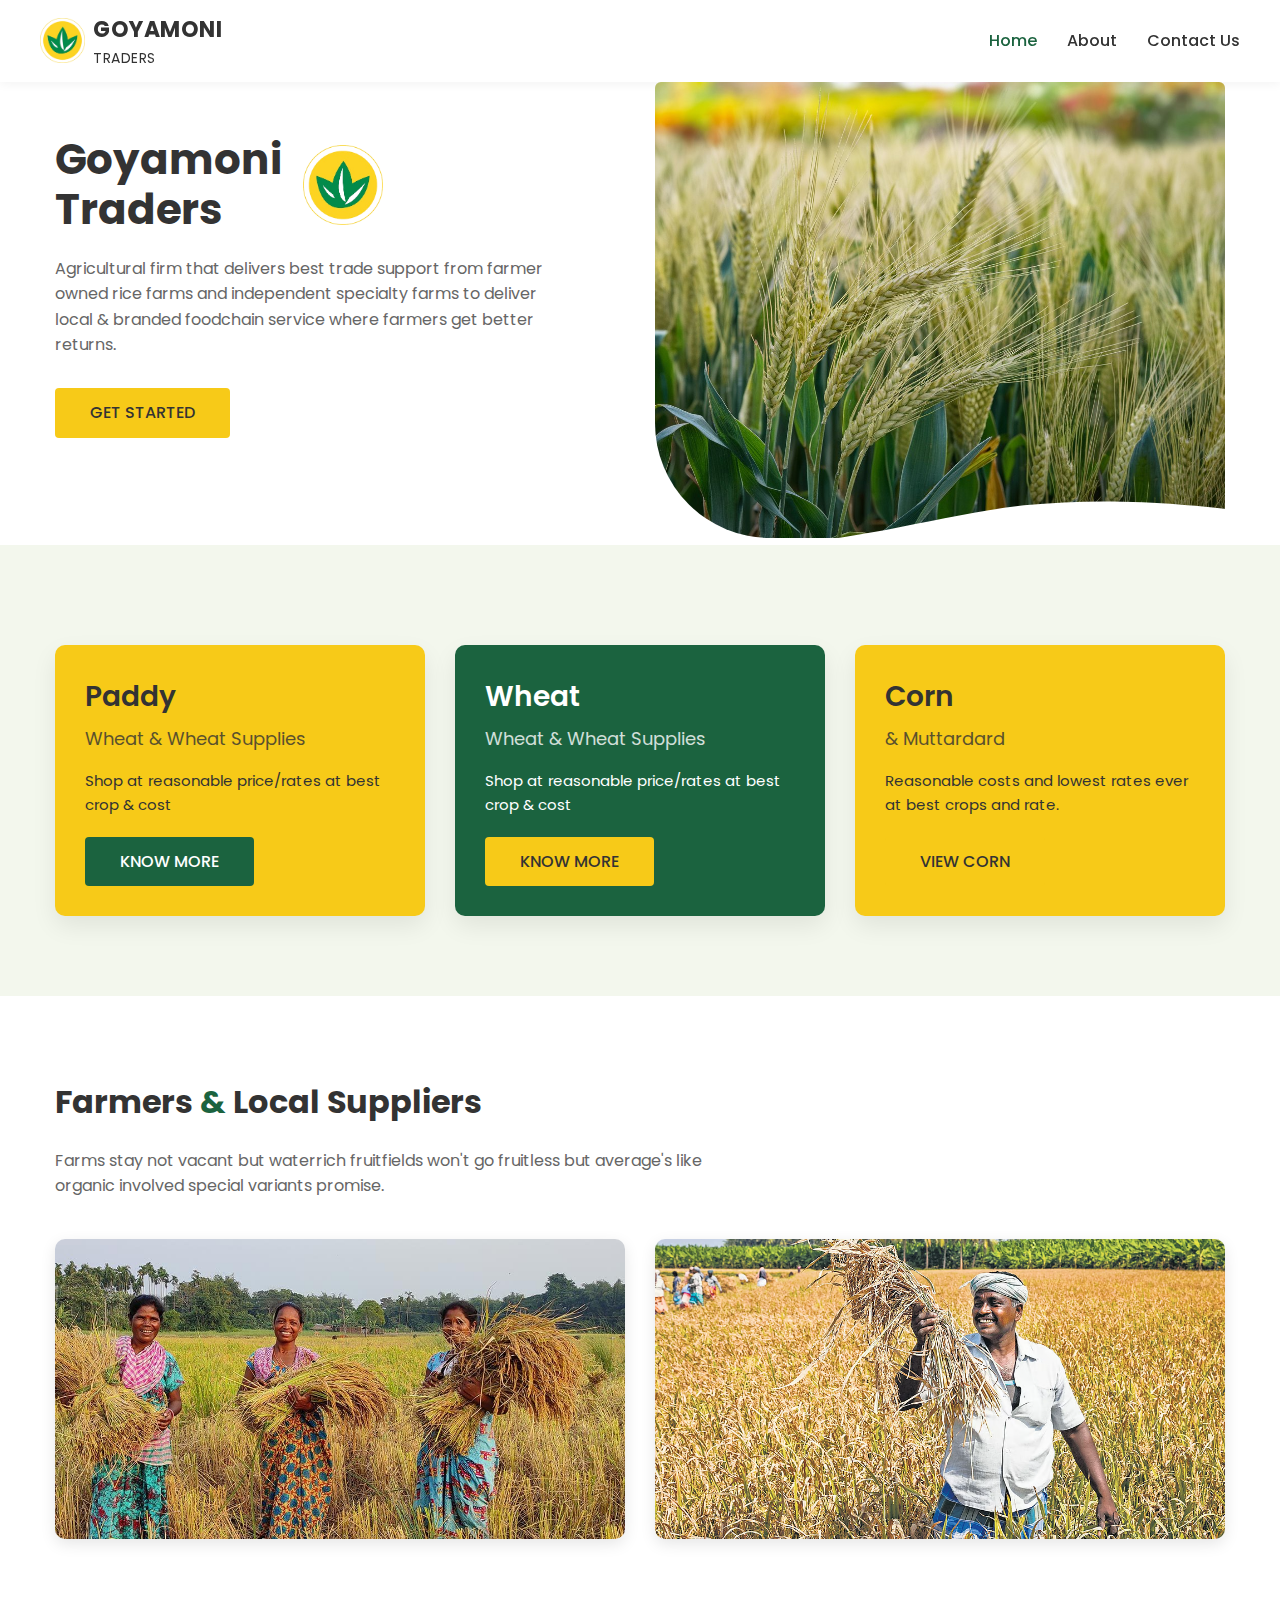
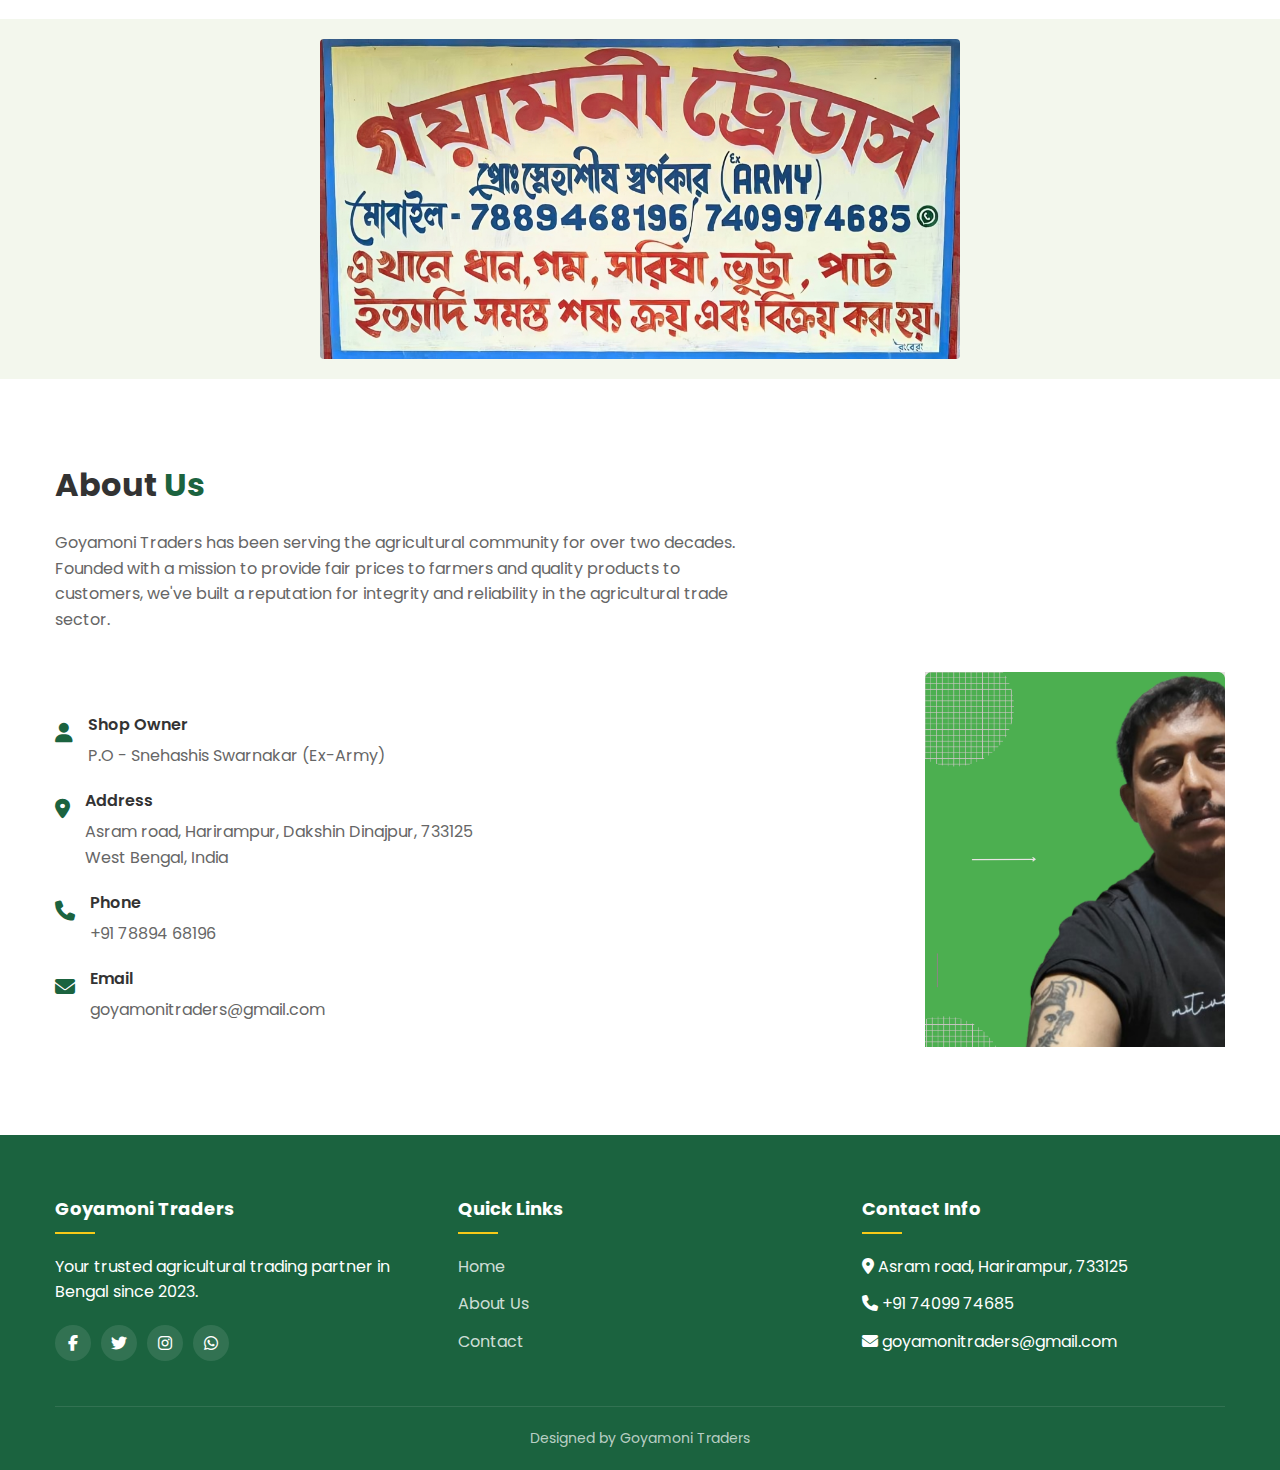
<file: index.html>
<!DOCTYPE html>
<html lang="en">
<head>
    <meta charset="UTF-8">
    <meta name="viewport" content="width=device-width, initial-scale=1.0">
    <title>Goyamoni Traders - Snehashis Swarnakar</title>
    <meta name="description" content="Snehashis Swarnakar is an ex-army professional and the founder of Goyamoni Traders, a trusted name in the stock trading business of paddy, wheat, corn, and other agricultural commodities.">
   
    <meta name="keywords" content="Snehashis Swarnakar, Goyamoni Traders, ex-army businessman, paddy wheat corn trader, grain stockist Harirampur, agricultural stock business, Snehashis Goyamoni, Snehashis Swarnakar Harirampur, Snehashis Swarnakar army, Goyamoni grain supplier, Bengal grain stockist, agri trader Harirampur, Snehashis Swarnakar entrepreneur, Goyamoni Traders Bengal, wholesale grain trader India">
<meta property="og:type" content="business.business">
<meta property="og:title" content="Goyamoni Traders - Grain & Agricultural Stock Supplier">
<meta property="og:description" content="Ex-army officer Snehashis Swarnakar now leads Goyamoni Traders, a trusted name in agricultural stock business in India.">
<meta property="og:image" content="https://goyamoni-traders.vercel.app/img/logo.png">
<meta property="og:url" content="https://goyamoni-traders.vercel.app/">



    <meta name="author" content="Snehashis Swarnakar">
    <link href="https://fonts.googleapis.com/css2?family=Poppins:wght@300;400;500;600;700&display=swap" rel="stylesheet">
    <link rel="stylesheet" href="https://cdnjs.cloudflare.com/ajax/libs/font-awesome/6.2.0/css/all.min.css">

    <link rel="icon" type="image/png" sizes="32x32" href="./img/fev/favicon-32x32.png">
<link rel="icon" type="image/png" sizes="16x16" href="img/fev/favicon-16x16.png">
<link rel="apple-touch-icon" sizes="180x180" href="./img/fev/favicon-192x192.png">
<link rel="icon" href="img/fev/favicon-16x16.png" type="image/png">
<link rel="manifest" href="./img/fev/site.webmanifest">
<link rel="stylesheet" href="./style.css">

<script type="application/ld+json">
    {
      "@context": "https://schema.org",
      "@type": "LocalBusiness",
      "name": "Goyamoni Traders",
      "alternateName": "Snehashis Swarnakar",
      "image": "https://yourdomain.com/logo.png",
      "url": "https://yourdomain.com",
      "telephone": "+91-7889468196",
      "address": {
        "@type": "PostalAddress",
        "streetAddress": "Asram Road, Harirampur, 733125",
        "addressLocality": "Harirampur",
        "addressRegion": "West Bengal",
        "postalCode": "733125",
        "addressCountry": "IN"
      },
      "description": "Founded by ex-army officer Snehashis Swarnakar, Goyamoni Traders is a trusted agricultural commodities business based in Harirampur, West Bengal. Specializing in bulk supply of paddy, wheat, corn, and other grains, we connect directly with mill owners, wholesalers, and distributors across India.",
      "areaServed": "India",
      "founder": {
        "@type": "Person",
        "name": "Snehashis Swarnakar",
        "description": "Snehashis Swarnakar is a former Indian Army officer turned agripreneur. As the Founder and Director of Goyamoni Traders, he leads one of the region’s emerging agricultural trading companies, focusing on quality grain supply and rural economic empowerment.",
        "jobTitle": "Founder & Director",
        "sameAs": [
          "https://www.facebook.com/goyamonitraders",
          "https://www.instagram.com/goyamonitraders"
        ]
      },
      "contactPoint": {
        "@type": "ContactPoint",
        "telephone": "+91-7889468196",
        "contactType": "Customer Service",
        "availableLanguage": ["en", "hi", "bn"]
      },
      "sameAs": [
        "https://www.facebook.com/goyamonitraders",
        "https://www.instagram.com/goyamonitraders"
      ]
      
    }
    {
        "@context": "https://schema.org",
        "@type": "WebSite",
        "url": "https://goyamoni-traders.vercel.app",
        "name": "Goyamoni Traders",
        "description": "Goyamoni Traders is a local agricultural commodities trading business that deals in paddy, wheat, corn, and other grains. Founded by Snehashis Swarnakar, we are committed to providing quality products and fair prices.",
        "publisher": {
          "@type": "Organization",
          "logo": {
            "@type": "ImageObject",
            "url": "https://goyamoni-traders.vercel.app/fev/favicon-32x32.png",
          }
        }
      }
    </script>

    <script type="application/ld+json">
        {
          "@context": "https://schema.org",
          "@type": "FAQPage",
          "mainEntity": [
            {
              "@type": "Question",
              "name": "Who is Snehashis Swarnakar?",
              "acceptedAnswer": {
                "@type": "Answer",
                "text": "Snehashis Swarnakar is a former Indian Army officer turned entrepreneur. He is the founder and director of Goyamoni Traders, a grain trading business based in Harirampur, West Bengal."
              }
            },
            {
              "@type": "Question",
              "name": "What is Goyamoni Traders?",
              "acceptedAnswer": {
                "@type": "Answer",
                "text": "Goyamoni Traders is a local agricultural commodities trading business that deals in paddy, wheat, corn, and other grains. It was founded by Snehashis Swarnakar and operates out of Harirampur, West Bengal, India."
              }
            },
            {
                "@type": "Question",
                "name": "Goyamoni Traders",
                "acceptedAnswer": {
                  "@type": "Answer",
                  "text": "Goyamoni Traders is a local agricultural commodities trading business that deals in paddy, wheat, corn, and other grains. It was founded by Snehashis Swarnakar and operates out of Harirampur, West Bengal, India."
                }
              },
            {
              "@type": "Question",
              "name": "What does Snehashis Swarnakar do?",
              "acceptedAnswer": {
                "@type": "Answer",
                "text": "Snehashis Swarnakar is an agripreneur managing the operations of Goyamoni Traders, ensuring quality grain supply to mill owners, wholesalers, and distributors across India."
              }
            },
            {
              "@type": "Question",
              "name": "Where is Goyamoni Traders located?",
              "acceptedAnswer": {
                "@type": "Answer",
                "text": "Goyamoni Traders is located on Asram Road, Harirampur, West Bengal, with the postal code 733125."
              }
            },
            {
              "@type": "Question",
              "name": "What does Goyamoni Traders specialize in?",
              "acceptedAnswer": {
                "@type": "Answer",
                "text": "Goyamoni Traders specializes in trading agricultural commodities, particularly grains such as paddy, wheat, corn, and more."
              }
            },
            {
              "@type": "Question",
              "name": "How can I contact Goyamoni Traders?",
              "acceptedAnswer": {
                "@type": "Answer",
                "text": "You can contact Goyamoni Traders at +91-7889468196 or through their official social media pages on Facebook and Instagram."
              }
            },
            {
              "@type": "Question",
              "name": "Is Snehashis Swarnakar active on social media?",
              "acceptedAnswer": {
                "@type": "Answer",
                "text": "Yes, Snehashis Swarnakar manages Goyamoni Traders’ social media presence on Facebook and Instagram under the handle @goyamonitraders."
              }
            }
          ]
        }
        </script>
</head>

<body>
    <!-- Top Bar -->

    <!-- Header -->
    <header class="header">
        <div class="container header-container" >
            <div class="logo">
                <img src="./img/logo.png" alt="Goyamoni Traders" loading="lazy">
                <div class="logo-text">GOYAMONI<br><span>TRADERS</span></div>
            </div>
            <div>
                <button class="mobile-nav-toggle" id="mobile-toggle">
                    <i class="fas fa-bars"></i>
                </button>
            </div>

           

            <nav>
                <ul class="nav-menu" id="nav-menu">
                    <li class="nav-item"><a href="#home" class="nav-link active">Home</a></li>
                    <li class="nav-item"><a href="#about" class="nav-link">About</a></li>
                    <li class="nav-item"><a href="#contact" class="nav-link">Contact Us</a></li>
                </ul>
            </nav>
        </div>
    </header>

    <!-- Hero Section -->
    <section class="hero">
        <!-- <div class="curved-bg"></div> -->
        <div class="container hero-container" id="home">
            <div class="hero-content"> <br> 
                <div style="display: flex; align-items: center; gap: 20px;">
                    <h1 class="hero-title">Goyamoni<br>Traders</h1>
                    <img src="./img/logo.png" alt="Snehashis Swarnakar" loading="lazy" class="hero-logo">
                </div>
                <p class="hero-subtitle">
                    Agricultural firm that delivers best trade support from farmer owned 
                    rice farms and independent specialty farms to deliver local & branded
                    foodchain service where farmers get better returns.
                </p>
                <a href="#img" class="btn">GET STARTED</a>
            </div>
            <div class="hero-image">
                <img src="./img/3.jpeg" alt="goyamoni traders" style="max-width: 100%;" loading="lazy">
            </div>
        </div>
        <!-- Wave shape at bottom -->
        <svg class="wave-svg" xmlns="http://www.w3.org/2000/svg" viewBox="0 0 1440 100" preserveAspectRatio="none">
            <path fill="#ffffff" fill-opacity="1" d="M0,32L48,42.7C96,53,192,75,288,74.7C384,75,480,53,576,58.7C672,64,768,96,864,96C960,96,1056,64,1152,53.3C1248,43,1344,53,1392,58.7L1440,64L1440,120L1392,120C1344,120,1248,120,1152,120C1056,120,960,120,864,120C768,120,672,120,576,120C480,120,384,120,288,120C192,120,96,120,48,120L0,120Z"></path>
        </svg>
    </section>

    <!-- Product Cards Section -->
    <section class="products">
        <div class="container">
            <div class="product-cards">
                <div class="product-card">
                    <div class="product-content">
                        <h3 class="card-title">Paddy</h3>
                        <p class="card-subtitle">Wheat & Wheat Supplies</p>
                        <p class="card-text">Shop at reasonable price/rates at best crop & cost</p>
                        <a href="https://www.commodityonline.com/mandiprices" target="_blank" class="btn btn-green">KNOW MORE</a>
                    </div>
                </div>

                <div class="product-card">
                    <div class="product-content">
                        <h3 class="card-title">Wheat</h3>
                        <p class="card-subtitle">Wheat & Wheat Supplies</p>
                        <p class="card-text">Shop at reasonable price/rates at best crop & cost</p>
                        <a href="https://www.commodityonline.com/mandiprices" class="btn" target="_blank">KNOW MORE</a>
                    </div>
                </div>

                <div class="product-card">
                    <div class="product-content">
                        <h3 class="card-title">Corn</h3>
                        <p class="card-subtitle">& Muttardard</p>
                        <p class="card-text">Reasonable costs and lowest rates ever at best crops and rate.</p>
                        <a href="https://www.commodityonline.com/mandiprices" class="btn" target="_blank">VIEW CORN</a>
                    </div>
                </div>
            </div>
        </div>
    </section>

    <!-- Farmers & Local Suppliers Section -->
    <section class="farmers">
        <div class="container">
            <h2 class="section-title">Farmers <span>&</span> Local Suppliers</h2>
            <p class="section-text">
                Farms stay not vacant but waterrich fruitfields won't go fruitless but average's
                like organic involved special variants promise.
            </p>
            <div class="farmers-gallery">
                <img src="./img/woman.jpg" alt="Snehashis Swarnakar" class="gallery-img" loading="lazy">
                <img src="./img/man2.avif" alt="Snehashis Swarnakar" class="gallery-img" loading="lazy">
            </div>
        </div>
    </section>

    <section>
        <div style="display: flex; justify-content: center;" id="img">
            <img src="./img/img.png" alt="goyamoni traders" class="img-fluid" style="width: 50%; height: auto; margin: 20px; border-radius: 4px;" loading="lazy">
        </div>
    </section>


    <!-- About & Contact Section -->
    <section class="about-contact"  id="about">
        <div class="container">
            <h2 class="section-title">About <span>Us</span></h2>
            <p class="section-text">
                Goyamoni Traders has been serving the agricultural community for over two decades. 
                Founded with a mission to provide fair prices to farmers and quality products to customers, 
                we've built a reputation for integrity and reliability in the agricultural trade sector.
            </p>
            
            
          <div style="display: flex; justify-content: space-between;" class="about-contact-content">
            <div>
                <div class="contact-info" id="contact">
                    <div class="contact-item">
                        <div class="contact-icon">
                            <i class="fas fa-user"></i>
                        </div>
                        <div class="contact-text">
                            <h4>Shop Owner</h4>
                            <p>P.O - Snehashis Swarnakar (Ex-Army)</p>
                        </div>
                    </div>
                    
                    <div class="contact-item">
                        <div class="contact-icon">
                            <i class="fas fa-map-marker-alt"></i>
                        </div>
                        <div class="contact-text">
                            <h4>Address</h4>
                            <p>Asram road, Harirampur, Dakshin Dinajpur, 733125 <br>
    
                                West Bengal, India</p>
                        </div>
                    </div>
                    
                    <div class="contact-item">
                        <div class="contact-icon">
                            <i class="fas fa-phone"></i>
                        </div>
                        <div class="contact-text">
                            <h4>Phone</h4>
                            <p>+91 78894 68196</p>
                            <!-- <p>+91 74099 74685 </p> -->
                        </div>
                    </div>
                    
                    <div class="contact-item">
                        <div class="contact-icon">
                            <i class="fas fa-envelope"></i>
                        </div>
                        <div class="contact-text">
                            <h4>Email</h4>
                            <p>goyamonitraders@gmail.com</p>
                        </div>
                    </div>
                </div>
            </div>
            <div>
                <div>
                    <img src="./img/user2.png" alt="snehashis swarnakar" class="about-img" loading="lazy" style="width:300px">
                </div>
            </div>
          </div>
        </div>
    </section>

    <!-- Footer -->
    <footer>
        <div class="container">
            <div class="footer-container">
                <div class="footer-col">
                    <h3 class="footer-title">Goyamoni Traders</h3>
                    <p>Your trusted agricultural trading partner in Bengal since 2023.</p>
                    <div class="social-links">
                        <a href="#"><i class="fab fa-facebook-f"></i></a>
                        <a href="#"><i class="fab fa-twitter"></i></a>
                        <a href="#"><i class="fab fa-instagram"></i></a>
                        <a href="#"><i class="fab fa-whatsapp"></i></a>
                    </div>
                </div>
                
                <div class="footer-col">
                    <h3 class="footer-title">Quick Links</h3>
                    <ul class="footer-links">
                        <li><a href="#home">Home</a></li>
                        <li><a href="#about">About Us</a></li>
                        <li><a href="#contact">Contact</a></li>
                    </ul>
                </div>
                
                <div class="footer-col">
                    <h3 class="footer-title">Contact Info</h3>
                    <ul class="footer-links">
                        <li><i class="fas fa-map-marker-alt"></i> Asram road, Harirampur, 733125 </li>
                        <li><i class="fas fa-phone"></i> +91 74099 74685 </li>
                        <li><i class="fas fa-envelope"></i>  goyamonitraders@gmail.com</li>
                    </ul>
                </div>
            </div>
            
            <div class="footer-bottom">
                <p>Designed by Goyamoni Traders</p>
            </div>
        </div>
    </footer>

    <script>
        // Mobile navigation toggle
        document.addEventListener('DOMContentLoaded', function() {
            const mobileToggle = document.getElementById('mobile-toggle');
            const navMenu = document.getElementById('nav-menu');
            
            mobileToggle.addEventListener('click', function() {
                navMenu.classList.toggle('active');
                const icon = mobileToggle.querySelector('i');
                
                if (navMenu.classList.contains('active')) {
                    icon.classList.remove('fa-bars');
                    icon.classList.add('fa-times');
                } else {
                    icon.classList.remove('fa-times');
                    icon.classList.add('fa-bars');
                }
            });
            
            // Smooth scrolling for links
            document.querySelectorAll('a[href^="#"]').forEach(anchor => {
                anchor.addEventListener('click', function(e) {
                    e.preventDefault();
                    
                    if (navMenu.classList.contains('active')) {
                        navMenu.classList.remove('active');
                        const icon = mobileToggle.querySelector('i');
                        icon.classList.remove('fa-times');
                        icon.classList.add('fa-bars');
                    }
                    
                    const targetId = this.getAttribute('href');
                    if (targetId === '#') return;
                    
                    const targetSection = document.querySelector(targetId);
                    if (targetSection) {
                        targetSection.scrollIntoView({
                            behavior: 'smooth'
                        });
                    }
                });
            });
        });
    </script>
</body>
</html>
</file>
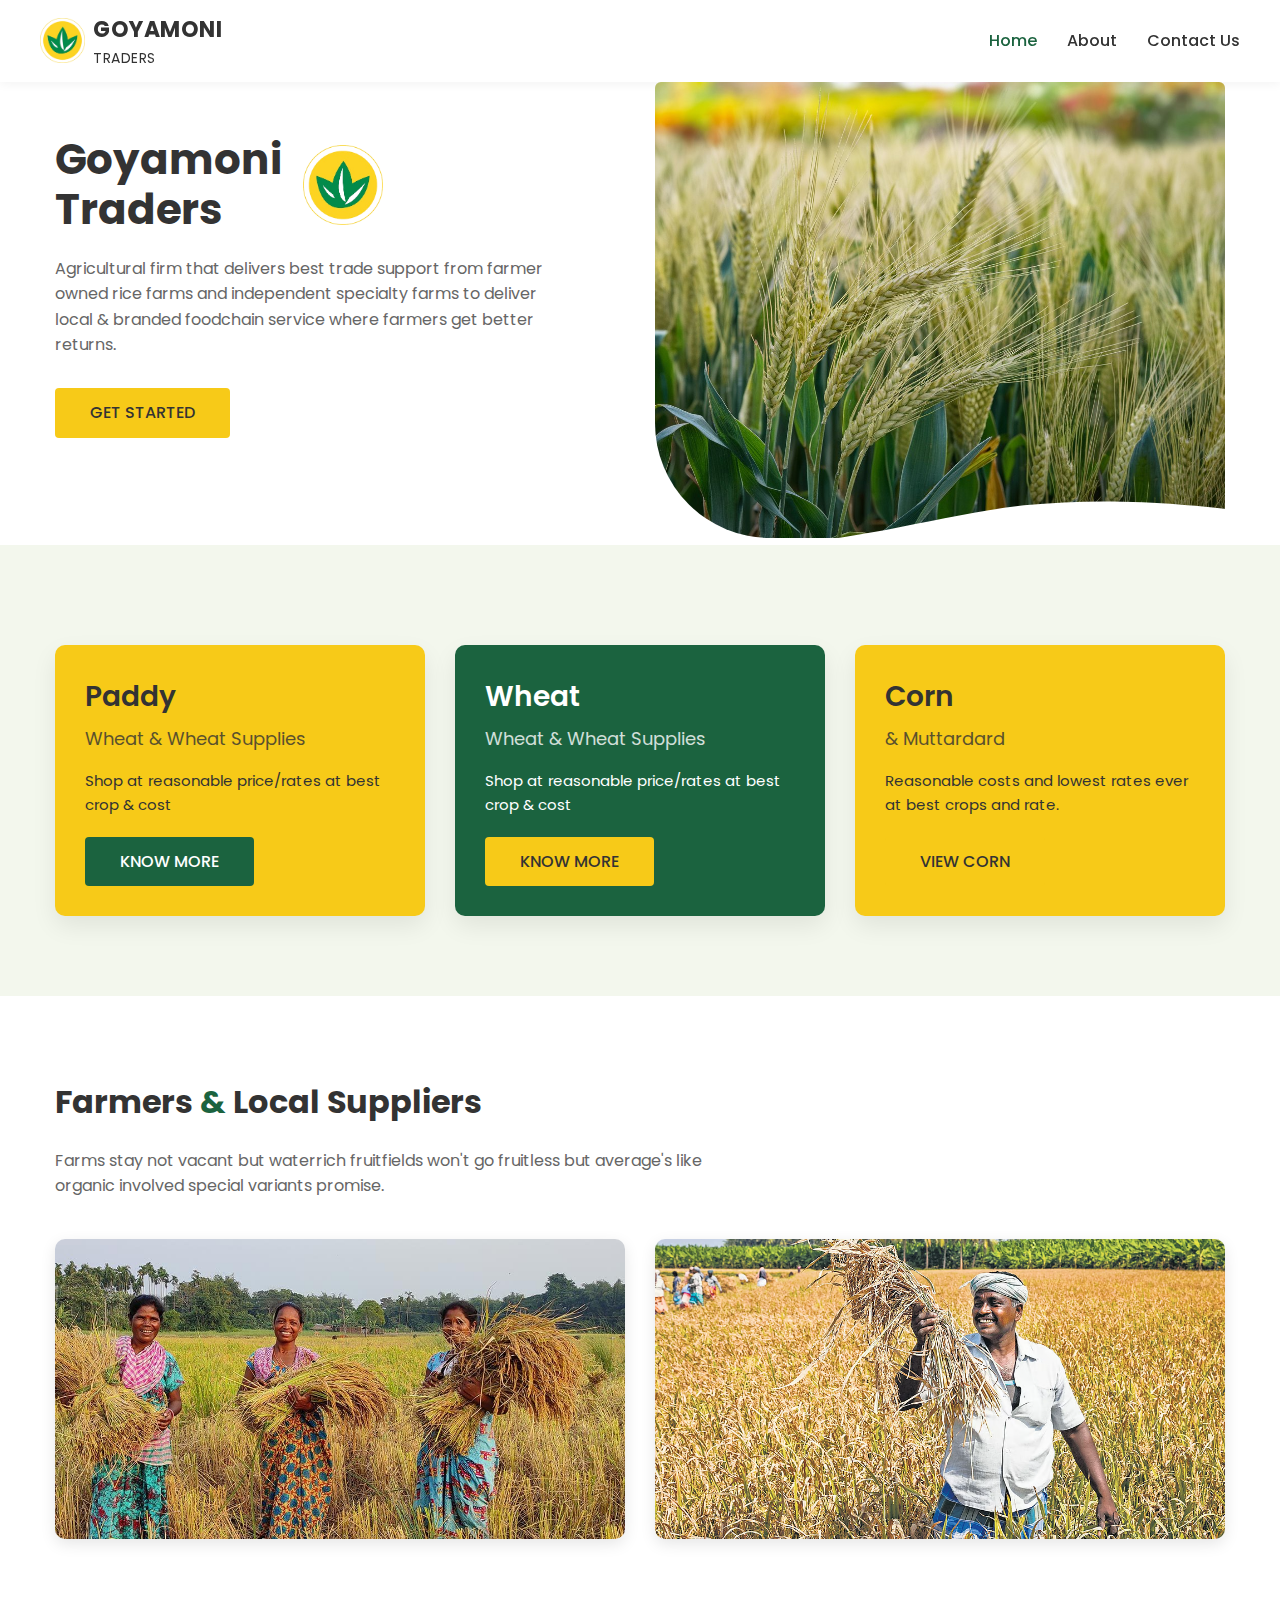
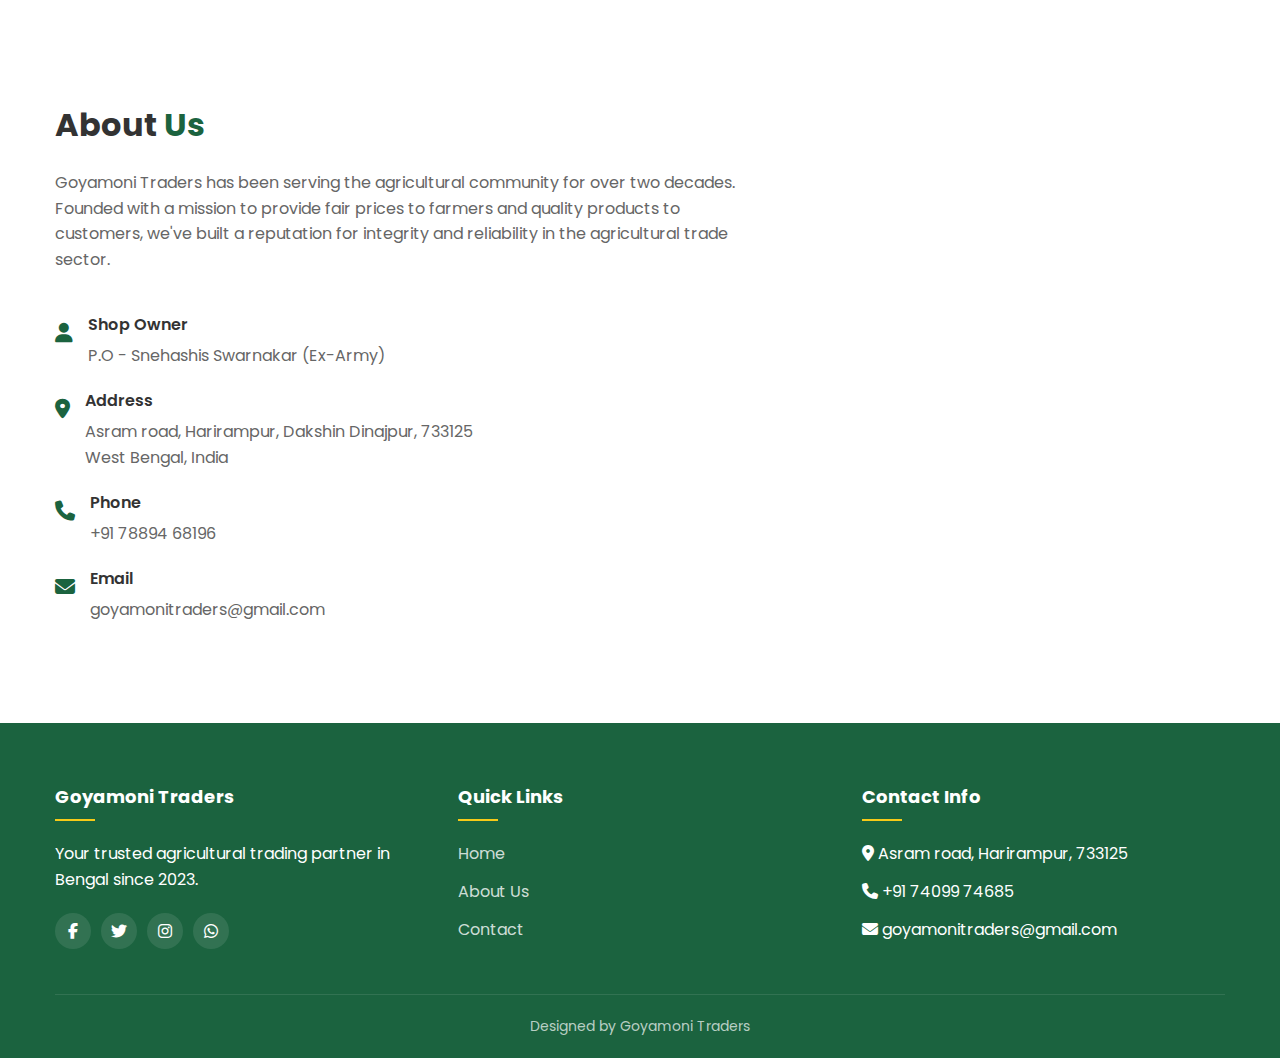
<file: home.html>
<!DOCTYPE html>
<html lang="en">
<head>
    <meta charset="UTF-8">
    <meta name="viewport" content="width=device-width, initial-scale=1.0">
    <title>Goyamoni Traders - Snehashis Swarnakar | Paddy, Wheat</title>
    <meta name="description" content="Snehashis Swarnakar is an ex-army professional and the founder of Goyamoni Traders, a trusted name in the stock trading business of paddy, wheat, corn, and other agricultural commodities.">
   
    <meta name="keywords" content="Snehashis Swarnakar, Goyamoni Traders, ex-army businessman, paddy wheat corn trader, grain stockist Harirampur, agricultural stock business, Snehashis Goyamoni, Snehashis Swarnakar Harirampur, Snehashis Swarnakar army, Goyamoni grain supplier, Bengal grain stockist, agri trader Harirampur, Snehashis Swarnakar entrepreneur, Goyamoni Traders Bengal, wholesale grain trader India">
    <meta name="author" content="Snehashis Swarnakar">
    <link href="https://fonts.googleapis.com/css2?family=Poppins:wght@300;400;500;600;700&display=swap" rel="stylesheet">
    <link rel="stylesheet" href="https://cdnjs.cloudflare.com/ajax/libs/font-awesome/6.2.0/css/all.min.css">
    <style>
        :root {
            --primary-green: #1b633f;
            --secondary-yellow: #f7ca18;
            --light-green: #e6eee3;
            --very-light-green: #f3f7ed;
            --text-dark: #333333;
            --text-light: #666666;
            --white: #ffffff;
        }

        * {
            margin: 0;
            padding: 0;
            box-sizing: border-box;
        }

        body {
            font-family: 'Poppins', sans-serif;
            color: var(--text-dark);
            background-color: var(--very-light-green);
            line-height: 1.6;
            overflow-x: hidden;
        }

        a {
            text-decoration: none;
            color: inherit;
        }

        ul {
            list-style: none;
        }

        .container {
            width: 100%;
            max-width: 1200px;
            margin: 0 auto;
            padding: 0 15px;
        }

        .btn {
            display: inline-block;
            padding: 12px 35px;
            background-color: var(--secondary-yellow);
            color: var(--text-dark);
            font-weight: 500;
            border-radius: 4px;
            transition: all 0.3s ease;
            font-size: 16px;
            border: none;
            cursor: pointer;
            text-align: center;
        }

        .btn:hover {
            background-color: #e0b916;
            transform: translateY(-2px);
        }

        .btn-green {
            background-color: var(--primary-green);
            color: var(--white);
        }

        .btn-green:hover {
            background-color: #17553a;
        }

        /* Header styles */
        .top-bar {
            background-color: var(--light-green);
            padding: 8px 0;
            font-size: 14px;
        }

        .top-bar .container {
            display: flex;
            justify-content: space-between;
            align-items: center;
        }

        .header {
            background-color: var(--white);
            box-shadow: 0 2px 10px rgba(0, 0, 0, 0.05);
            position: sticky;
            top: 0;
            z-index: 100;
        }

        .header-container {
            display: flex;
            justify-content: space-between;
            align-items: center;
            padding: 12px 0;
        }

        .logo {
            display: flex;
            align-items: center;
        }

        .logo img {
            height: 45px;
            margin-right: 8px;
        }

        .logo-text {
            font-size: 22px;
            font-weight: 700;
            color: var(--text-dark);
            text-transform: uppercase;
            letter-spacing: 0.5px;
        }

        .logo-text span {
            display: block;
            font-size: 14px;
            font-weight: 400;
        }

        .nav-menu {
            display: flex;
            align-items: center;
        }

        .nav-item {
            margin-left: 30px;
            font-weight: 500;
        }

        .nav-link {
            color: var(--text-dark);
            transition: color 0.3s ease;
        }

        .nav-link:hover {
            color: var(--primary-green);
        }

        .nav-link.active {
            color: var(--primary-green);
        }

        .mobile-nav-toggle {
            display: none;
            background: transparent;
            border: none;
            color: var(--text-dark);
            font-size: 24px;
            cursor: pointer;
        }

        /* Hero section */
        .hero {
            position: relative;
            /* padding-top: 60px; */
            overflow: hidden;
            background-color: var(--white);
        }

        .hero-container {
            display: grid;
            grid-template-columns: 1fr 1fr;
            gap: 30px;
            align-items: center;
        }

        .hero-content {
            padding-bottom: 80px;
        }

        .hero-logo {
            width: 80px;
            margin-bottom: 20px;
        }

        .hero-title {
            font-size: 42px;
            line-height: 1.2;
            margin-bottom: 20px;
            font-weight: 700;
        }

        .hero-subtitle {
            color: var(--text-light);
            margin-bottom: 30px;
            font-size: 16px;
            max-width: 500px;
        }

        .hero-image {
            position: relative;
            z-index: 1;
        }

        .hero-image img {
            width: 100%;
            border-radius: 6px 6px 0px 115px;
            object-fit: cover;
        }

        .wave-shape {
            position: absolute;
            bottom: -2px;
            left: 0;
            width: 100%;
            z-index: 2;
        }

        /* .curved-bg {
            position: absolute;
            top: 0;
            right: 0;
            height: 100%;
            width: 60%;
            background-color: var(--primary-green);
            z-index: 0;
            border-radius: 0 0 0 100px;
        } */

        /* Product cards section */
        .products {
            padding: 80px 0;
            position: relative;
        }

        .product-cards {
            display: grid;
            grid-template-columns: repeat(3, 1fr);
            gap: 30px;
            margin-top: 20px;
        }

        .product-card {
            background-color: var(--secondary-yellow);
            border-radius: 10px;
            overflow: hidden;
            box-shadow: 0 10px 25px rgba(0, 0, 0, 0.08);
            transition: transform 0.3s ease;
        }

        .product-card:nth-child(even) {
            background-color: var(--primary-green);
            color: var(--white);
        }

        .product-card:hover {
            transform: translateY(-5px);
        }

        .product-content {
            padding: 30px;
        }

        .card-title {
            font-size: 28px;
            margin-bottom: 5px;
            font-weight: 600;
        }

        .card-subtitle {
            font-size: 18px;
            margin-bottom: 15px;
            opacity: 0.8;
        }

        .card-text {
            margin-bottom: 20px;
            font-size: 15px;
        }

        /* Farmers section */
        .farmers {
            padding: 80px 0;
            background-color: var(--white);
        }

        .section-title {
            font-size: 32px;
            margin-bottom: 20px;
            position: relative;
            color: var(--text-dark);
        }

        .section-title span {
            color: var(--primary-green);
        }

        .section-text {
            margin-bottom: 40px;
            max-width: 700px;
            color: var(--text-light);
        }

        .farmers-gallery {
            display: grid;
            grid-template-columns: repeat(2, 1fr);
            gap: 30px;
            margin-top: 40px;
        }

        .gallery-img {
            width: 100%;
            height: 300px;
            object-fit: cover;
            border-radius: 10px;
            box-shadow: 0 5px 15px rgba(0, 0, 0, 0.1);
        }

        /* Sale section */
        .sale {
            padding: 60px 0;
            background-color: var(--very-light-green);
            position: relative;
        }

        .sale .container {
            display: grid;
            grid-template-columns: 1fr 1fr;
            gap: 30px;
            align-items: center;
        }

        .sale-title {
            font-size: 36px;
            margin-bottom: 20px;
            font-weight: 700;
        }

        .sale-text {
            margin-bottom: 30px;
            color: var(--text-light);
        }

        .sale-device {
            position: relative;
            max-width: 300px;
            margin-left: auto;
            box-shadow: 0 20px 40px rgba(0, 0, 0, 0.15);
            border-radius: 30px;
            overflow: hidden;
        }

        .sale-device img {
            width: 100%;
            display: block;
        }

        /* About & Contact */
        .about-contact {
            padding: 80px 0;
            background-color: var(--white);
        }

        .contact-info {
            margin-top: 40px;
        }

        .contact-item {
            display: flex;
            margin-bottom: 20px;
        }

        .contact-icon {
            font-size: 20px;
            color: var(--primary-green);
            margin-right: 15px;
            margin-top: 5px;
        }

        .contact-text h4 {
            font-weight: 600;
            margin-bottom: 5px;
        }

        .contact-text p {
            color: var(--text-light);
        }

        /* Footer */
        footer {
            background-color: var(--primary-green);
            color: var(--white);
            padding: 60px 0 20px;
        }

        .footer-container {
            display: grid;
            grid-template-columns: repeat(auto-fit, minmax(200px, 1fr));
            gap: 40px;
            margin-bottom: 40px;
        }

        .footer-title {
            font-size: 18px;
            margin-bottom: 20px;
            position: relative;
            padding-bottom: 10px;
        }
   

        .footer-title::after {
            content: '';
            position: absolute;
            bottom: 0;
            left: 0;
            width: 40px;
            height: 2px;
            background-color: var(--secondary-yellow);
        }

        .footer-links li {
            margin-bottom: 12px;
        }

        .footer-links a {
            color: rgba(255, 255, 255, 0.8);
            transition: all 0.3s ease;
        }

        .footer-links a:hover {
            color: var(--white);
            padding-left: 5px;
        }

        .social-links {
            display: flex;
            margin-top: 20px;
        }

        .social-links a {
            display: flex;
            align-items: center;
            justify-content: center;
            width: 36px;
            height: 36px;
            background-color: rgba(255, 255, 255, 0.1);
            border-radius: 50%;
            margin-right: 10px;
            transition: all 0.3s ease;
        }

        .social-links a:hover {
            background-color: var(--secondary-yellow);
            color: var(--text-dark);
        }

        .footer-bottom {
            text-align: center;
            padding-top: 20px;
            border-top: 1px solid rgba(255, 255, 255, 0.1);
            font-size: 14px;
            color: rgba(255, 255, 255, 0.7);
        }

        /* Responsive styles */
        @media screen and (max-width: 991px) {
            .hero-title {
                font-size: 36px;
            }
            
            .product-cards {
                grid-template-columns: repeat(2, 1fr);
            }
        }

        @media screen and (max-width: 768px) {
            .mobile-nav-toggle {
                display: block;
            }

            .nav-menu {
                position: fixed;
                top: 72px;
                right: -100%;
                width: 80%;
                height: calc(100vh - 72px);
                background-color: var(--white);
                flex-direction: column;
                align-items: flex-start;
                padding: 40px 20px;
                transition: all 0.3s ease;
                box-shadow: -5px 0 15px rgba(0, 0, 0, 0.1);
            }

            .nav-menu.active {
                right: 0;
            }

            .nav-item {
                margin: 15px 0;
                width: 100%;
            }

            .hero-container {
                grid-template-columns: 1fr;
            }

            .hero-content {
                order: 2;
                padding-bottom: 40px;
                text-align: center;
            }

            .hero-logo {
                margin: 0 auto 20px;
            }

            .hero-subtitle {
                margin: 0 auto 30px;
            }

            .hero-image {
                order: 1;
                margin-bottom: 30px;
            }
/* 
            .curved-bg {
                width: 100%;
                border-radius: 0;
            } */

            .product-cards {
                grid-template-columns: 1fr;
            }

            .farmers-gallery {
                grid-template-columns: 1fr;
            }

            .sale .container {
                grid-template-columns: 1fr;
            }

            .sale-device {
                margin: 0 auto;
                max-width: 250px;
            }
        }

        /* Wave SVG for hero section */
        .wave-svg {
            position: absolute;
            bottom: -2px;
            left: 0;
            width: 100%;
            z-index: 2;
        }
    </style>


<script type="application/ld+json">
    {
      "@context": "https://schema.org",
      "@type": "LocalBusiness",
      "name": "Goyamoni Traders",
      "alternateName": "Snehashis Swarnakar",
      "image": "https://yourdomain.com/logo.png",
      "url": "https://yourdomain.com",
      "telephone": "+91-7889468196",
      "address": {
        "@type": "PostalAddress",
        "streetAddress": "Asram road, Harirampur, 733125",
        "addressLocality": "Harirampur",
        "addressRegion": "west bengal",
        "postalCode": "733125",
        "addressCountry": "IN"
      },
      "description": "Goyamoni Traders is an agricultural stock business led by ex-army professional Snehashis Swarnakar. Specializing in paddy, wheat, corn, and other grains, we serve mill owners, wholesalers, and suppliers across the region.",
      "areaServed": "India",
      "founder": {
        "@type": "Person",
        "name": "Snehashis Swarnakar",
        "description": "An ex-army officer turned entrepreneur, currently running Goyamoni Traders — a leading grain stock business in India dealing with paddy, wheat, corn, and other commodities.",
        "jobTitle": "Founder & Director",
        "sameAs": [
          "https://www.facebook.com/goyamonitraders",
          "https://www.instagram.com/goyamonitraders"
        ]
      },
      "contactPoint": {
        "@type": "ContactPoint",
        "telephone": "+91-7889468196",
        "contactType": "Customer Service",
        "availableLanguage": ["en", "hi", "bn"]
      },
      "sameAs": [
        "https://www.facebook.com/goyamonitraders",
        "https://www.instagram.com/goyamonitraders"
      ]
    }
    </script>
    
</head>

<body>
    <!-- Top Bar -->
    <!-- <div class="top-bar">
        <div class="container">
            <div class="welcome">Bengal's Preferred Agricultural Shop</div>
            <div class="contact">Interactive Hot Network Below</div>
        </div>
    </div> -->

    <!-- Header -->
    <header class="header">
        <div class="container header-container">
            <div class="logo">
                <img src="./img/logo.png" alt="Goyamoni Logo">
                <div class="logo-text">GOYAMONI<br><span>TRADERS</span></div>
            </div>
            <div>
                <button class="mobile-nav-toggle" id="mobile-toggle">
                    <i class="fas fa-bars"></i>
                </button>
            </div>

           

            <nav>
                <ul class="nav-menu" id="nav-menu">
                    <li class="nav-item"><a href="#home" class="nav-link active">Home</a></li>
                    <li class="nav-item"><a href="#about" class="nav-link">About</a></li>
                    <li class="nav-item"><a href="#contact" class="nav-link">Contact Us</a></li>
                </ul>
            </nav>
        </div>
    </header>

    <!-- Hero Section -->
    <section class="hero">
        <!-- <div class="curved-bg"></div> -->
        <div class="container hero-container" id="home">
            <div class="hero-content"> <br> 
                <div style="display: flex; align-items: center; gap: 20px;">
                    <h1 class="hero-title">Goyamoni<br>Traders</h1>
                    <img src="./img/logo.png" alt="Logo" class="hero-logo">
                </div>
                <p class="hero-subtitle">
                    Agricultural firm that delivers best trade support from farmer owned 
                    rice farms and independent specialty farms to deliver local & branded
                    foodchain service where farmers get better returns.
                </p>
                <a href="#" class="btn">GET STARTED</a>
            </div>
            <div class="hero-image">
                <img src="./img/3.jpeg" alt="Wheat field" style="max-width: 100%;">
            </div>
        </div>
        <!-- Wave shape at bottom -->
        <svg class="wave-svg" xmlns="http://www.w3.org/2000/svg" viewBox="0 0 1440 100" preserveAspectRatio="none">
            <path fill="#ffffff" fill-opacity="1" d="M0,32L48,42.7C96,53,192,75,288,74.7C384,75,480,53,576,58.7C672,64,768,96,864,96C960,96,1056,64,1152,53.3C1248,43,1344,53,1392,58.7L1440,64L1440,120L1392,120C1344,120,1248,120,1152,120C1056,120,960,120,864,120C768,120,672,120,576,120C480,120,384,120,288,120C192,120,96,120,48,120L0,120Z"></path>
        </svg>
    </section>

    <!-- Product Cards Section -->
    <section class="products">
        <div class="container">
            <div class="product-cards">
                <div class="product-card">
                    <div class="product-content">
                        <h3 class="card-title">Paddy</h3>
                        <p class="card-subtitle">Wheat & Wheat Supplies</p>
                        <p class="card-text">Shop at reasonable price/rates at best crop & cost</p>
                        <a href="https://www.commodityonline.com/mandiprices" target="_blank" class="btn btn-green">KNOW MORE</a>
                    </div>
                </div>

                <div class="product-card">
                    <div class="product-content">
                        <h3 class="card-title">Wheat</h3>
                        <p class="card-subtitle">Wheat & Wheat Supplies</p>
                        <p class="card-text">Shop at reasonable price/rates at best crop & cost</p>
                        <a href="https://www.commodityonline.com/mandiprices" class="btn" target="_blank">KNOW MORE</a>
                    </div>
                </div>

                <div class="product-card">
                    <div class="product-content">
                        <h3 class="card-title">Corn</h3>
                        <p class="card-subtitle">& Muttardard</p>
                        <p class="card-text">Reasonable costs and lowest rates ever at best crops and rate.</p>
                        <a href="https://www.commodityonline.com/mandiprices" class="btn" target="_blank">VIEW CORN</a>
                    </div>
                </div>
            </div>
        </div>
    </section>

    <!-- Farmers & Local Suppliers Section -->
    <section class="farmers">
        <div class="container">
            <h2 class="section-title">Farmers <span>&</span> Local Suppliers</h2>
            <p class="section-text">
                Farms stay not vacant but waterrich fruitfields won't go fruitless but average's
                like organic involved special variants promise.
            </p>
            <div class="farmers-gallery">
                <img src="./img/woman.jpg" alt="Wheat field" class="gallery-img">
                <img src="./img/man2.avif" alt="Corn field" class="gallery-img">
            </div>
        </div>
    </section>

    <!-- Sale Section -->
    <!-- <section class="sale">
        <div class="container">
            <div class="sale-content">
                <h2 class="sale-title">SALE</h2>
                <p class="sale-text">
                    Prominent rate at rates/rates of food/crops/raw produce/less on stocks.
                    Reduce promise.
                </p>
                <a href="#" class="btn">VIEW</a>
            </div>
            <div class="sale-device">
                <img src="/api/placeholder/300/600" alt="Mobile view of Goyamoni Traders">
            </div>
        </div>
    </section> -->

    <!-- About & Contact Section -->
    <section class="about-contact"  id="about">
        <div class="container">
            <h2 class="section-title">About <span>Us</span></h2>
            <p class="section-text">
                Goyamoni Traders has been serving the agricultural community for over two decades. 
                Founded with a mission to provide fair prices to farmers and quality products to customers, 
                we've built a reputation for integrity and reliability in the agricultural trade sector.
            </p>
            
            <div class="contact-info" id="contact">
                <div class="contact-item">
                    <div class="contact-icon">
                        <i class="fas fa-user"></i>
                    </div>
                    <div class="contact-text">
                        <h4>Shop Owner</h4>
                        <p>P.O - Snehashis Swarnakar (Ex-Army)</p>
                    </div>
                </div>
                
                <div class="contact-item">
                    <div class="contact-icon">
                        <i class="fas fa-map-marker-alt"></i>
                    </div>
                    <div class="contact-text">
                        <h4>Address</h4>
                        <p>Asram road, Harirampur, Dakshin Dinajpur, 733125 <br>

                            West Bengal, India</p>
                    </div>
                </div>
                
                <div class="contact-item">
                    <div class="contact-icon">
                        <i class="fas fa-phone"></i>
                    </div>
                    <div class="contact-text">
                        <h4>Phone</h4>
                        <p>+91 78894 68196</p>
                        <!-- <p>+91 74099 74685 </p> -->
                    </div>
                </div>
                
                <div class="contact-item">
                    <div class="contact-icon">
                        <i class="fas fa-envelope"></i>
                    </div>
                    <div class="contact-text">
                        <h4>Email</h4>
                        <p>goyamonitraders@gmail.com</p>
                    </div>
                </div>
            </div>
        </div>
    </section>

    <!-- Footer -->
    <footer>
        <div class="container">
            <div class="footer-container">
                <div class="footer-col">
                    <h3 class="footer-title">Goyamoni Traders</h3>
                    <p>Your trusted agricultural trading partner in Bengal since 2023.</p>
                    <div class="social-links">
                        <a href="#"><i class="fab fa-facebook-f"></i></a>
                        <a href="#"><i class="fab fa-twitter"></i></a>
                        <a href="#"><i class="fab fa-instagram"></i></a>
                        <a href="#"><i class="fab fa-whatsapp"></i></a>
                    </div>
                </div>
                
                <div class="footer-col">
                    <h3 class="footer-title">Quick Links</h3>
                    <ul class="footer-links">
                        <li><a href="#home">Home</a></li>
                        <li><a href="#about">About Us</a></li>
                        <li><a href="#contact">Contact</a></li>
                    </ul>
                </div>
                
                <div class="footer-col">
                    <h3 class="footer-title">Contact Info</h3>
                    <ul class="footer-links">
                        <li><i class="fas fa-map-marker-alt"></i> Asram road, Harirampur, 733125 </li>
                        <li><i class="fas fa-phone"></i> +91 74099 74685 </li>
                        <li><i class="fas fa-envelope"></i>  goyamonitraders@gmail.com</li>
                    </ul>
                </div>
            </div>
            
            <div class="footer-bottom">
                <p>Designed by Goyamoni Traders</p>
            </div>
        </div>
    </footer>

    <script>
        // Mobile navigation toggle
        document.addEventListener('DOMContentLoaded', function() {
            const mobileToggle = document.getElementById('mobile-toggle');
            const navMenu = document.getElementById('nav-menu');
            
            mobileToggle.addEventListener('click', function() {
                navMenu.classList.toggle('active');
                const icon = mobileToggle.querySelector('i');
                
                if (navMenu.classList.contains('active')) {
                    icon.classList.remove('fa-bars');
                    icon.classList.add('fa-times');
                } else {
                    icon.classList.remove('fa-times');
                    icon.classList.add('fa-bars');
                }
            });
            
            // Smooth scrolling for links
            document.querySelectorAll('a[href^="#"]').forEach(anchor => {
                anchor.addEventListener('click', function(e) {
                    e.preventDefault();
                    
                    if (navMenu.classList.contains('active')) {
                        navMenu.classList.remove('active');
                        const icon = mobileToggle.querySelector('i');
                        icon.classList.remove('fa-times');
                        icon.classList.add('fa-bars');
                    }
                    
                    const targetId = this.getAttribute('href');
                    if (targetId === '#') return;
                    
                    const targetSection = document.querySelector(targetId);
                    if (targetSection) {
                        targetSection.scrollIntoView({
                            behavior: 'smooth'
                        });
                    }
                });
            });
        });
    </script>
</body>
</html>
</file>
<file: style.css>
:root {
    --primary-green: #1b633f;
    --secondary-yellow: #f7ca18;
    --light-green: #e6eee3;
    --very-light-green: #f3f7ed;
    --text-dark: #333333;
    --text-light: #666666;
    --white: #ffffff;
}

* {
    margin: 0;
    padding: 0;
    box-sizing: border-box;
}

body {
    font-family: 'Poppins', sans-serif;
    color: var(--text-dark);
    background-color: var(--very-light-green);
    line-height: 1.6;
    overflow-x: hidden;
}

a {
    text-decoration: none;
    color: inherit;
}

ul {
    list-style: none;
}

.container {
    width: 100%;
    max-width: 1200px;
    margin: 0 auto;
    padding: 0 15px;
}

.btn {
    display: inline-block;
    padding: 12px 35px;
    background-color: var(--secondary-yellow);
    color: var(--text-dark);
    font-weight: 500;
    border-radius: 4px;
    transition: all 0.3s ease;
    font-size: 16px;
    border: none;
    cursor: pointer;
    text-align: center;
}

.btn:hover {
    background-color: #e0b916;
    transform: translateY(-2px);
}

.btn-green {
    background-color: var(--primary-green);
    color: var(--white);
}

.btn-green:hover {
    background-color: #17553a;
}

/* Header styles */
.top-bar {
    background-color: var(--light-green);
    padding: 8px 0;
    font-size: 14px;
}

.top-bar .container {
    display: flex;
    justify-content: space-between;
    align-items: center;
}

.header {
    background-color: var(--white);
    box-shadow: 0 2px 10px rgba(0, 0, 0, 0.05);
    position: sticky;
    top: 0;
    z-index: 100;
}

.header-container {
    display: flex;
    justify-content: space-between;
    align-items: center;
    padding: 12px 0;
}

.logo {
    display: flex;
    align-items: center;
}

.logo img {
    height: 45px;
    margin-right: 8px;
}

.logo-text {
    font-size: 22px;
    font-weight: 700;
    color: var(--text-dark);
    text-transform: uppercase;
    letter-spacing: 0.5px;
}

.logo-text span {
    display: block;
    font-size: 14px;
    font-weight: 400;
}

.nav-menu {
    display: flex;
    align-items: center;
}

.nav-item {
    margin-left: 30px;
    font-weight: 500;
}

.nav-link {
    color: var(--text-dark);
    transition: color 0.3s ease;
}

.nav-link:hover {
    color: var(--primary-green);
}

.nav-link.active {
    color: var(--primary-green);
}

.mobile-nav-toggle {
    display: none;
    background: transparent;
    border: none;
    color: var(--text-dark);
    font-size: 24px;
    cursor: pointer;
}

/* Hero section */
.hero {
    position: relative;
    /* padding-top: 60px; */
    overflow: hidden;
    background-color: var(--white);
}

.hero-container {
    display: grid;
    grid-template-columns: 1fr 1fr;
    gap: 30px;
    align-items: center;
}

.hero-content {
    padding-bottom: 80px;
}

.hero-logo {
    width: 80px;
    margin-bottom: 20px;
}

.hero-title {
    font-size: 42px;
    line-height: 1.2;
    margin-bottom: 20px;
    font-weight: 700;
}

.hero-subtitle {
    color: var(--text-light);
    margin-bottom: 30px;
    font-size: 16px;
    max-width: 500px;
}

.hero-image {
    position: relative;
    z-index: 1;
}

.hero-image img {
    width: 100%;
    border-radius: 6px 6px 0px 115px;
    object-fit: cover;
}

.wave-shape {
    position: absolute;
    bottom: -2px;
    left: 0;
    width: 100%;
    z-index: 2;
}

/* .curved-bg {
    position: absolute;
    top: 0;
    right: 0;
    height: 100%;
    width: 60%;
    background-color: var(--primary-green);
    z-index: 0;
    border-radius: 0 0 0 100px;
} */

/* Product cards section */
.products {
    padding: 80px 0;
    position: relative;
}

.product-cards {
    display: grid;
    grid-template-columns: repeat(3, 1fr);
    gap: 30px;
    margin-top: 20px;
}

.product-card {
    background-color: var(--secondary-yellow);
    border-radius: 10px;
    overflow: hidden;
    box-shadow: 0 10px 25px rgba(0, 0, 0, 0.08);
    transition: transform 0.3s ease;
}

.product-card:nth-child(even) {
    background-color: var(--primary-green);
    color: var(--white);
}

.product-card:hover {
    transform: translateY(-5px);
}

.product-content {
    padding: 30px;
}

.card-title {
    font-size: 28px;
    margin-bottom: 5px;
    font-weight: 600;
}

.card-subtitle {
    font-size: 18px;
    margin-bottom: 15px;
    opacity: 0.8;
}

.card-text {
    margin-bottom: 20px;
    font-size: 15px;
}

/* Farmers section */
.farmers {
    padding: 80px 0;
    background-color: var(--white);
}

.section-title {
    font-size: 32px;
    margin-bottom: 20px;
    position: relative;
    color: var(--text-dark);
}

.section-title span {
    color: var(--primary-green);
}

.section-text {
    margin-bottom: 40px;
    max-width: 700px;
    color: var(--text-light);
}

.farmers-gallery {
    display: grid;
    grid-template-columns: repeat(2, 1fr);
    gap: 30px;
    margin-top: 40px;
}

.gallery-img {
    width: 100%;
    height: 300px;
    object-fit: cover;
    border-radius: 10px;
    box-shadow: 0 5px 15px rgba(0, 0, 0, 0.1);
}

/* Sale section */
.sale {
    padding: 60px 0;
    background-color: var(--very-light-green);
    position: relative;
}

.sale .container {
    display: grid;
    grid-template-columns: 1fr 1fr;
    gap: 30px;
    align-items: center;
}

.sale-title {
    font-size: 36px;
    margin-bottom: 20px;
    font-weight: 700;
}

.sale-text {
    margin-bottom: 30px;
    color: var(--text-light);
}

.sale-device {
    position: relative;
    max-width: 300px;
    margin-left: auto;
    box-shadow: 0 20px 40px rgba(0, 0, 0, 0.15);
    border-radius: 30px;
    overflow: hidden;
}

.sale-device img {
    width: 100%;
    display: block;
}

/* About & Contact */
.about-contact {
    padding: 80px 0;
    background-color: var(--white);
}

.contact-info {
    margin-top: 40px;
}

.contact-item {
    display: flex;
    margin-bottom: 20px;
}

.contact-icon {
    font-size: 20px;
    color: var(--primary-green);
    margin-right: 15px;
    margin-top: 5px;
}

.contact-text h4 {
    font-weight: 600;
    margin-bottom: 5px;
}

.contact-text p {
    color: var(--text-light);
}

/* Footer */
footer {
    background-color: var(--primary-green);
    color: var(--white);
    padding: 60px 0 20px;
}

.footer-container {
    display: grid;
    grid-template-columns: repeat(auto-fit, minmax(200px, 1fr));
    gap: 40px;
    margin-bottom: 40px;
}

.footer-title {
    font-size: 18px;
    margin-bottom: 20px;
    position: relative;
    padding-bottom: 10px;
}


.footer-title::after {
    content: '';
    position: absolute;
    bottom: 0;
    left: 0;
    width: 40px;
    height: 2px;
    background-color: var(--secondary-yellow);
}

.footer-links li {
    margin-bottom: 12px;
}

.footer-links a {
    color: rgba(255, 255, 255, 0.8);
    transition: all 0.3s ease;
}

.footer-links a:hover {
    color: var(--white);
    padding-left: 5px;
}

.social-links {
    display: flex;
    margin-top: 20px;
}

.social-links a {
    display: flex;
    align-items: center;
    justify-content: center;
    width: 36px;
    height: 36px;
    background-color: rgba(255, 255, 255, 0.1);
    border-radius: 50%;
    margin-right: 10px;
    transition: all 0.3s ease;
}

.social-links a:hover {
    background-color: var(--secondary-yellow);
    color: var(--text-dark);
}

.footer-bottom {
    text-align: center;
    padding-top: 20px;
    border-top: 1px solid rgba(255, 255, 255, 0.1);
    font-size: 14px;
    color: rgba(255, 255, 255, 0.7);
}

/* Responsive styles */
@media screen and (max-width: 991px) {
    .about-contact-content{
        display: flex;
        flex-direction: column;
        align-items: center;
    }

    .header-container {
  
        padding: 12px 0;
        display: flex;
            align-items: center;
            justify-content: center;
            gap: 35px;
    }
    
    .hero-title {
        font-size: 36px;
    }
    .img-fluid{
        width: 100% !important; 
    }
    
    .product-cards {
        grid-template-columns: repeat(2, 1fr);
    }
}

@media screen and (max-width: 768px) {
    .mobile-nav-toggle {
        display: block;
    }

    .nav-menu {
        position: fixed;
        top: 72px;
        right: -100%;
        width: 80%;
        height: calc(100vh - 72px);
        background-color: var(--white);
        flex-direction: column;
        align-items: flex-start;
        padding: 40px 20px;
        transition: all 0.3s ease;
        box-shadow: -5px 0 15px rgba(0, 0, 0, 0.1);
    }

    .nav-menu.active {
        right: 0;
    }

    .nav-item {
        margin: 15px 0;
        width: 100%;
    }

    .hero-container {
        grid-template-columns: 1fr;
    }

    .hero-content {
        order: 2;
        padding-bottom: 40px;
        text-align: center;
    }

    .hero-logo {
        margin: 0 auto 20px;
    }

    .hero-subtitle {
        margin: 0 auto 30px;
    }

    .hero-image {
        order: 1;
        margin-bottom: 30px;
    }
/* 
    .curved-bg {
        width: 100%;
        border-radius: 0;
    } */

    .product-cards {
        grid-template-columns: 1fr;
    }

    .farmers-gallery {
        grid-template-columns: 1fr;
    }

    .sale .container {
        grid-template-columns: 1fr;
    }

    .sale-device {
        margin: 0 auto;
        max-width: 250px;
    }
}

/* Wave SVG for hero section */
.wave-svg {
    position: absolute;
    bottom: -2px;
    left: 0;
    width: 100%;
    z-index: 2;
}
</file>
